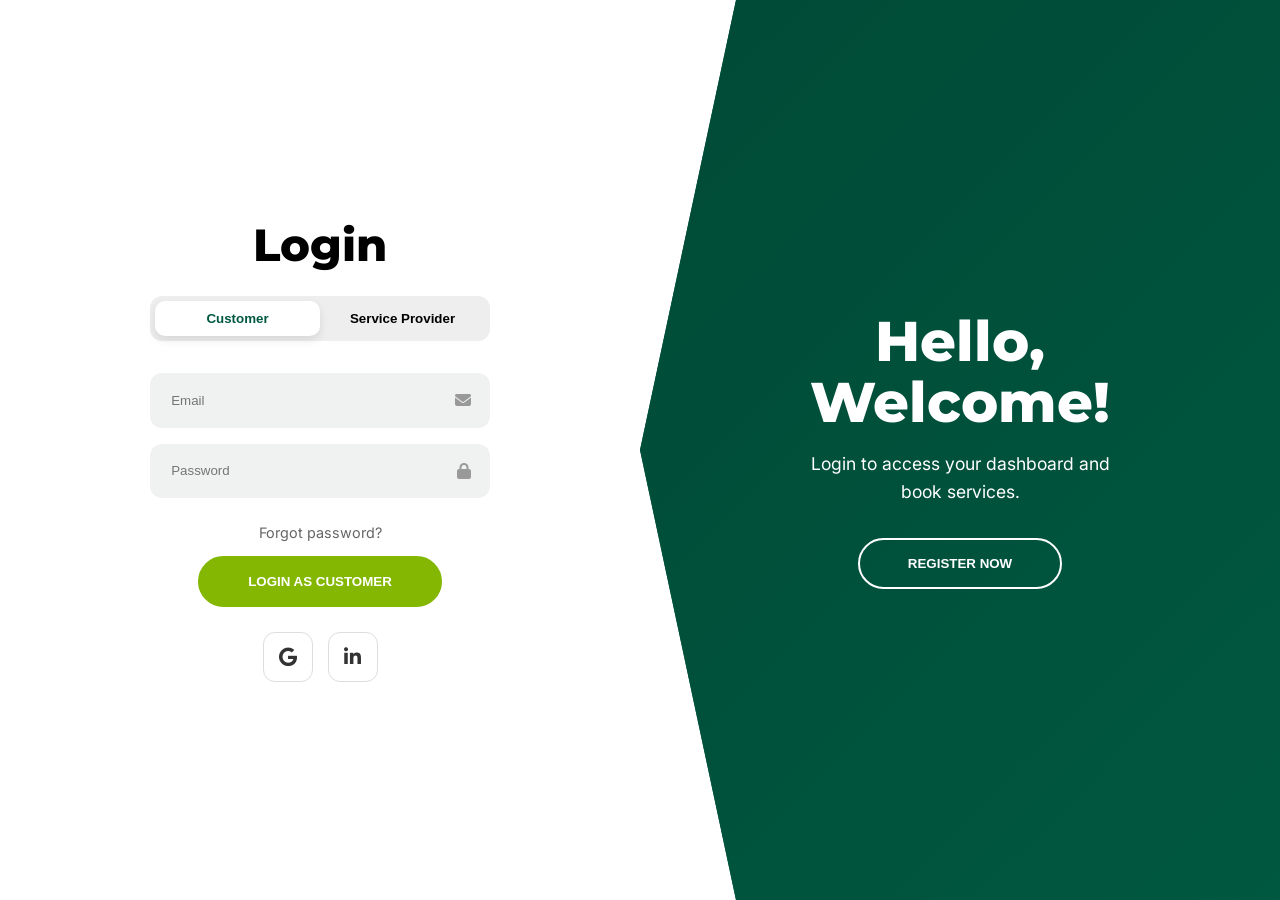
<file: index.html>
<!DOCTYPE html>
<html lang="en">
<head>
    <meta charset="UTF-8">
    <meta name="viewport" content="width=device-width, initial-scale=1.0">
    <title>AIDER | Premium Auth</title>
    <link href="https://fonts.googleapis.com/css2?family=Inter:wght@400;600&family=Montserrat:wght@700;800&display=swap" rel="stylesheet">
    <link rel="stylesheet" href="https://cdnjs.cloudflare.com/ajax/libs/font-awesome/6.4.2/css/all.min.css">
    <link rel="stylesheet" href="style.css">
</head>
<body>

<div class="container" id="container">
    <div class="form-container sign-up-container">
        <form action="#">
            <h2 class="auth-header__title">Create Account</h2>
            <div class="auth-toggle">
                <button type="button" class="auth-toggle__btn active" data-type="customer">Customer</button>
                <button type="button" class="auth-toggle__btn" data-type="provider">Service Provider</button>
            </div>
            <div class="field-group">
                <input type="text" placeholder="Full Name" class="field-group__input" required />
                <i class="fas fa-user field-group__icon"></i>
            </div>
            <div class="field-group">
                <input type="email" placeholder="Email" class="field-group__input" required />
                <i class="fas fa-envelope field-group__icon"></i>
            </div>
            <div class="field-group">
                <input type="password" placeholder="Password" class="field-group__input" required />
                <i class="fas fa-lock field-group__icon"></i>
            </div>
            <button class="btn btn--action" id="register-submit-btn">Register as Customer</button>
            <div class="social-grid">
                <a href="#" class="social-grid__item"><i class="fab fa-google"></i></a>
                <a href="#" class="social-grid__item"><i class="fab fa-facebook-f"></i></a>
            </div>
        </form>
    </div>

    <div class="form-container sign-in-container">
        <form action="#">
            <h2 class="auth-header__title">Login</h2>
            <div class="auth-toggle">
                <button type="button" class="auth-toggle__btn active" data-type="customer">Customer</button>
                <button type="button" class="auth-toggle__btn" data-type="provider">Service Provider</button>
            </div>
            <div class="field-group">
                <input type="email" placeholder="Email" class="field-group__input" required />
                <i class="fas fa-envelope field-group__icon"></i>
            </div>
            <div class="field-group">
                <input type="password" placeholder="Password" class="field-group__input" required />
                <i class="fas fa-lock field-group__icon"></i>
            </div>
            <a href="#" class="forgot-link">Forgot password?</a>
            <button class="btn btn--action" id="login-submit-btn">Login as Customer</button>
            <div class="social-grid">
                <a href="#" class="social-grid__item"><i class="fab fa-google"></i></a>
                <a href="#" class="social-grid__item"><i class="fab fa-linkedin-in"></i></a>
            </div>
        </form>
    </div>

    <div class="overlay-container">
        <div class="overlay">
            <div class="overlay-panel overlay-left">
                <h1 class="auth-sidebar__title">Welcome Back!</h1>
                <p class="auth-sidebar__text">To keep connected with us please login with your personal info</p>
                <button class="btn btn--ghost" id="signIn">Login Now</button>
            </div>
            <div class="overlay-panel overlay-right">
                <h1 class="auth-sidebar__title">Hello, Welcome!</h1>
                <p class="auth-sidebar__text">Login to access your dashboard and book services.</p>
                <button class="btn btn--ghost" id="signUp">Register Now</button>
            </div>
        </div>
    </div>
</div>

<script src="script.js"></script>
</body>
</html>
</file>
<file: style.css>
:root {
    --brand-deep: #005840;
    --brand-lime: #84b701;
    --white: #ffffff;
    --text-dark: #1a1a1a;
    --bg-light: #f0f2f1;
    --transition-premium: 0.8s cubic-bezier(0.7, 0, 0.2, 1);
}

* { box-sizing: border-box; margin: 0; padding: 0; }

body, html {
    height: 100vh;
    width: 100vw;
    font-family: 'Inter', sans-serif;
    background: var(--bg-light);
    overflow-x: hidden;
}

.container {
    position: relative;
    width: 100vw;
    height: 100vh;
    background: var(--white);
    overflow: hidden;
}

/* --- Form Containers --- */
.form-container {
    position: absolute;
    top: 0;
    height: 100%;
    width: 50%;
    transition: var(--transition-premium);
    display: flex;
    align-items: center;
    justify-content: center;
    z-index: 2;
}

.sign-in-container { left: 0; z-index: 2; }
.sign-up-container { left: 0; opacity: 0; z-index: 1; }

.container.right-panel-active .sign-in-container { transform: translateX(100%); opacity: 0; }
.container.right-panel-active .sign-up-container {
    transform: translateX(100%);
    opacity: 1;
    z-index: 5;
    animation: showEffect 0.8s;
}

@keyframes showEffect {
    0%, 49.9% { opacity: 0; z-index: 1; }
    50%, 100% { opacity: 1; z-index: 5; }
}

/* --- The Overlay (Sliding Sidebar) --- */
.overlay-container {
    position: absolute;
    top: 0;
    left: 50%;
    width: 50%;
    height: 100%;
    overflow: hidden;
    transition: var(--transition-premium);
    z-index: 100;
    clip-path: polygon(15% 0%, 100% 0%, 100% 100%, 15% 100%, 0% 50%);
}

.container.right-panel-active .overlay-container {
    transform: translateX(-100%);
    clip-path: polygon(0% 0%, 85% 0%, 100% 50%, 85% 100%, 0% 100%);
}

.overlay {
    /* FIX: Set solid color and gradient separately to stop white flash */
    background-color: var(--brand-deep);
    background-image: linear-gradient(135deg, #004432 0%, var(--brand-deep) 100%);
    color: var(--white);
    position: relative;
    left: -100%;
    height: 100%;
    width: 200%;
    transform: translateX(0);
    transition: transform var(--transition-premium), background-color 0.3s ease-in-out;
}

.container.right-panel-active .overlay { transform: translateX(50%); }

.overlay-panel {
    position: absolute;
    display: flex;
    align-items: center;
    justify-content: center;
    flex-direction: column;
    padding: 0 12%;
    text-align: center;
    top: 0;
    height: 100%;
    width: 50%;
    transition: var(--transition-premium);
}

.overlay-left { transform: translateX(-20%); }
.container.right-panel-active .overlay-left { transform: translateX(0); }
.overlay-right { right: 0; transform: translateX(0); }
.container.right-panel-active .overlay-right { transform: translateX(20%); }

/* --- Hero Text (Increased Size) --- */
.auth-sidebar__title {
    font-family: 'Montserrat', sans-serif;
    font-weight: 800;
    margin-bottom: 1rem;
    line-height: 1.1;
    font-size: clamp(2rem, 5vw, 3.5rem); /* Min 2rem, Max 3.5rem, scales in between */
}

.auth-sidebar__text {
    font-size: 1.1rem;
    line-height: 1.6;
    margin-bottom: 2rem;
}

/* --- UI Elements --- */
form { width: 100%; max-width: 420px; padding: 0 40px; text-align: center; }
.auth-header__title { font-size: 2.8rem; font-family: 'Montserrat', sans-serif; font-weight: 800; margin-bottom: 1.5rem; }

.field-group { position: relative; width: 100%; margin-bottom: 1rem; }
.field-group__input {
    width: 100%; padding: 1.1rem 1.2rem; background: var(--bg-light);
    border: 2px solid transparent; border-radius: 12px; outline: none; transition: 0.3s;
}
.field-group__input:focus { border-color: var(--brand-lime); background: var(--white); }
.field-group__icon { position: absolute; right: 1.2rem; top: 50%; transform: translateY(-50%); color: #999; }

.forgot-link {
    display: inline-block;
    margin: 10px 0 15px;
    color: #666;
    text-decoration: none;
    font-size: 0.9rem;
    transition: 0.3s;
}
.forgot-link:hover { color: var(--brand-deep); text-decoration: underline; }

/* --- Buttons & Toggles --- */
.btn {
    border-radius: 50px; border: 2px solid var(--brand-lime);
    background: var(--brand-lime); color: #fff;
    padding: 1rem 3rem; font-weight: 700; cursor: pointer;
    text-transform: uppercase; transition: 0.3s;
}
.btn--ghost { background: transparent; border-color: #fff; }

.auth-toggle { display: flex; background: #eee; padding: 5px; border-radius: 12px; margin-bottom: 2rem; width: 100%; }
.auth-toggle__btn { flex: 1; border: none; padding: 10px; cursor: pointer; border-radius: 10px; background: transparent; font-weight: 700; }
.auth-toggle__btn.active { background: #fff; color: var(--brand-deep); box-shadow: 0 4px 10px rgba(0,0,0,0.1); }

/* --- Social Grid (Fixed Positioning) --- */
.social-grid {
    display: flex;
    gap: 15px;
    justify-content: center;
    margin-top: 25px;
}
.social-grid__item {
    width: 50px; height: 50px; border: 1px solid #ddd; border-radius: 12px;
    display: flex; align-items: center; justify-content: center;
    color: #333; text-decoration: none; font-size: 1.2rem; transition: 0.3s;
}
.social-grid__item i { line-height: 0; display: block; } /* Prevents icon offset */
.social-grid__item:hover { background: var(--bg-light); transform: translateY(-3px); border-color: var(--brand-lime); }

/* --- Provider Mode --- */
.provider-active .overlay { 
    background-color: var(--brand-lime); 
    background-image: linear-gradient(135deg, var(--brand-lime) 0%, #6e9901 100%);
    color: var(--brand-deep); 
}
.provider-active .btn--ghost { border-color: var(--brand-deep); color: var(--brand-deep); }
.provider-active .btn--action { background: var(--brand-deep); border-color: var(--brand-deep); }

/* --- NEXT LEVEL RESPONSIVE ENGINE --- */
@media (max-width: 768px) {
    .container {
        display: flex;
        flex-direction: column;
        overflow-y: auto;
        height: 100vh;
        background: var(--white);
    }

    /* 1. Transform Overlay into a Modern Header Card */
    .overlay-container {
        position: relative;
        left: 0 !important;
        width: 100%;
        height: 300px; /* Distinct header height */
        min-height: 300px;
        order: 1;
        z-index: 10;
        clip-path: none !important; /* Remove desktop curves */
        transform: none !important;
        border-radius: 0 0 40px 40px; /* Modern bottom rounded corners */
        box-shadow: 0 10px 30px rgba(0,0,0,0.1);
    }

    .overlay {
        width: 100% !important;
        left: 0 !important;
        transform: none !important;
        transition: background-color 0.4s ease;
    }

    /* 2. Fix Text Sizing for Mobile Header */
    .overlay-panel {
        width: 100% !important;
        height: 100% !important;
        padding: 40px 30px !important;
        position: absolute;
        top: 0;
        left: 0;
        display: none; /* Controlled by logic below */
        justify-content: center;
        transform: none !important;
    }

    /* Show only the active panel header */
    .container:not(.right-panel-active) .overlay-right { display: flex; }
    .container.right-panel-active .overlay-left { display: flex; }

    .auth-sidebar__title {
        font-size: 2.2rem !important;
        margin-bottom: 10px;
        letter-spacing: -1px;
    }

    .auth-sidebar__text {
        font-size: 1rem !important;
        opacity: 0.8;
        margin-bottom: 20px !important;
    }

    .btn--ghost {
        padding: 10px 30px !important;
        font-size: 0.8rem !important;
        border-radius: 15px !important;
        background: rgba(255,255,255,0.1);
        backdrop-filter: blur(5px);
    }

    /* 3. Form Section Styling */
    .form-container {
        position: relative !important;
        width: 100% !important;
        height: auto !important;
        order: 2;
        padding: 30px 25px 60px 25px !important;
        transform: none !important;
        opacity: 1 !important;
        display: none; /* Toggle visibility */
        background: var(--white);
    }

    /* Toggle visibility logic for mobile forms */
    .container:not(.right-panel-active) .sign-in-container { display: flex; }
    .container.right-panel-active .sign-up-container { display: flex; }

    form {
        max-width: 100% !important;
        padding: 0 !important;
    }

    .auth-header__title {
        font-size: 2rem !important;
        margin-bottom: 25px !important;
        text-align: left;
        width: 100%;
    }

    /* 4. Optimize Inputs for Touch */
    .field-group__input {
        padding: 1.3rem !important; /* Larger hit area for fingers */
        font-size: 16px !important; /* Prevents iOS auto-zoom on focus */
        border-radius: 15px !important;
    }

    .btn--action {
        width: 100% !important;
        padding: 1.2rem !important;
        font-size: 1rem !important;
        margin-top: 10px !important;
    }

    /* 5. Clean up Social Icons on Mobile */
    .social-grid {
        margin-top: 30px !important;
        gap: 20px !important;
    }

    .social-grid__item {
        width: 60px !important; /* Bigger tap target */
        height: 60px !important;
        border-radius: 20px !important;
        background: #f8f9fa;
    }
}
</file>
